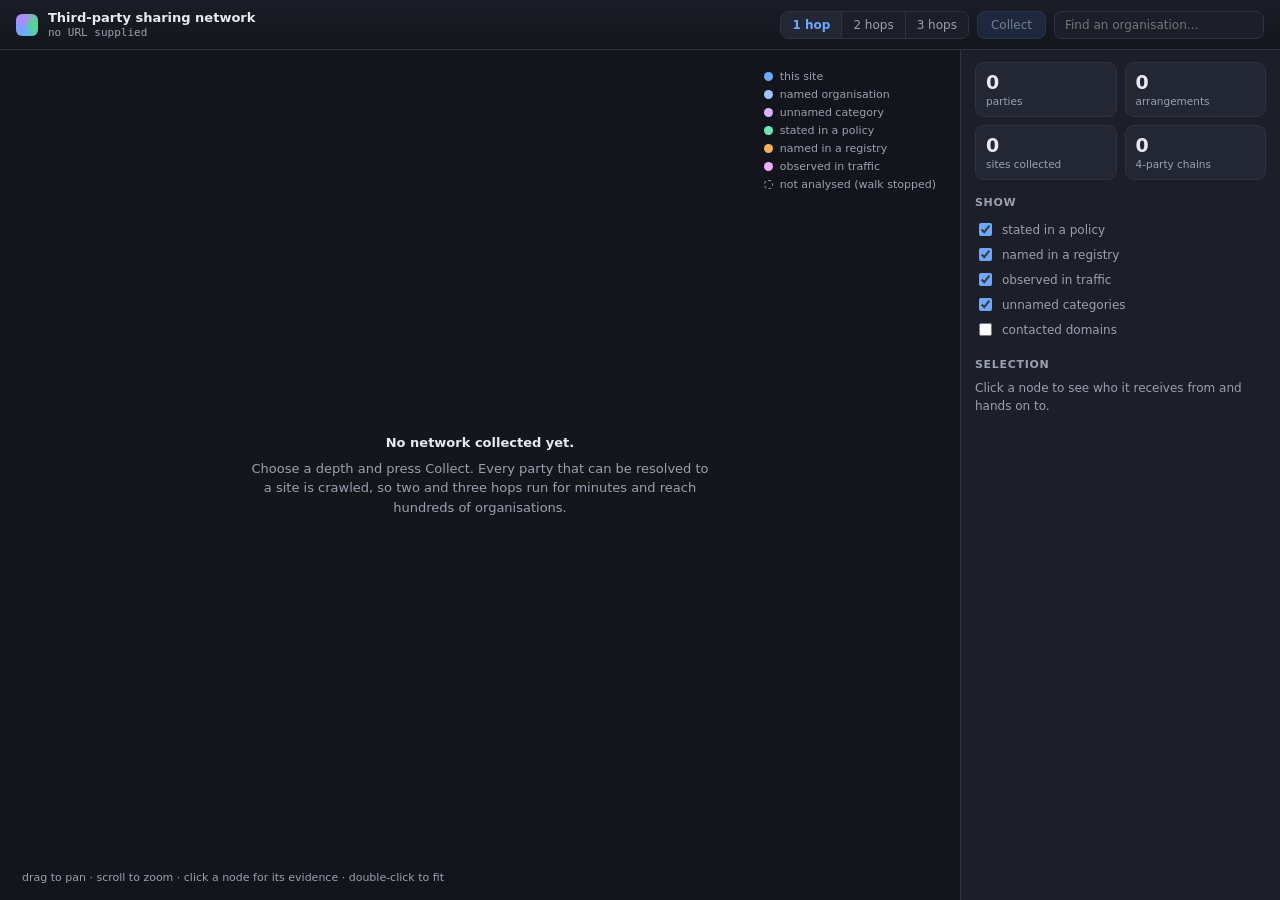
<file: firefox-extension/extension/graph.html>
<!DOCTYPE html>
<html lang="en">
<head>
  <meta charset="utf-8" />
  <meta name="viewport" content="width=device-width, initial-scale=1" />
  <link rel="stylesheet" href="graph.css" />
  <title>Sharing network</title>
</head>
<body>
  <header>
    <div class="brand">
      <span class="mark" aria-hidden="true"></span>
      <div>
        <h1>Third-party sharing network</h1>
        <p id="origin" class="origin">—</p>
      </div>
    </div>

    <div class="controls">
      <div class="seg" id="hops" role="radiogroup" aria-label="Hops to collect">
        <button data-hops="1" class="on">1 hop</button>
        <button data-hops="2">2 hops</button>
        <button data-hops="3">3 hops</button>
      </div>
      <button id="run" class="btn primary">Collect</button>
      <button id="stop" class="btn" hidden>Stop</button>
      <input id="search" class="search" type="search" placeholder="Find an organisation…" />
    </div>
  </header>

  <div id="progress" class="progress" hidden>
    <div class="spinner" aria-hidden="true"></div>
    <p id="progress-text">Starting…</p>
    <div class="bar"><i id="progress-bar"></i></div>
  </div>

  <main>
    <div class="stage">
      <canvas id="canvas"></canvas>
      <div id="tooltip" class="tooltip" hidden></div>
      <div id="empty" class="empty-state">
        <p><strong>No network collected yet.</strong></p>
        <p>Choose a depth and press Collect. Every party that can be resolved to
           a site is crawled, so two and three hops run for minutes and reach
           hundreds of organisations.</p>
      </div>
      <div class="legend" id="legend"></div>
      <div class="hint">drag to pan · scroll to zoom · click a node for its evidence · double-click to fit</div>
    </div>

    <aside class="panel">
      <section class="stats">
        <div><span id="stat-nodes">0</span><label>parties</label></div>
        <div><span id="stat-edges">0</span><label>arrangements</label></div>
        <div><span id="stat-crawled">0</span><label>sites collected</label></div>
        <div><span id="stat-chains">0</span><label>4-party chains</label></div>
      </section>

      <section class="filters">
        <h2>Show</h2>
        <label><input type="checkbox" id="f-policy" checked /> stated in a policy</label>
        <label><input type="checkbox" id="f-registry" checked /> named in a registry</label>
        <label><input type="checkbox" id="f-traffic" checked /> observed in traffic</label>
        <label><input type="checkbox" id="f-generic" checked /> unnamed categories</label>
        <label><input type="checkbox" id="f-domains" /> contacted domains</label>
      </section>

      <section id="detail" class="detail">
        <h2>Selection</h2>
        <p class="empty">Click a node to see who it receives from and hands on to.</p>
      </section>

      <section id="unresolved-box" class="detail" hidden>
        <h2>Named but not reachable <span id="unresolved-count" class="count">0</span></h2>
        <p class="empty tight">
          These parties are named in documents but resolve to no site, so the
          walk stops at them. A hand-filled resolution sheet
          (<code>tpd label --graph</code>) supplies their domains.
        </p>
        <div id="unresolved" class="taglist"></div>
      </section>
    </aside>
  </main>

  <section id="offline" class="offline" hidden>
    <p><strong>Local analyzer not reachable.</strong></p>
    <p>Start the bridge, then reload this page:</p>
    <pre>python firefox-extension/server/server.py</pre>
  </section>

  <script src="graph.js"></script>
</body>
</html>
</file>
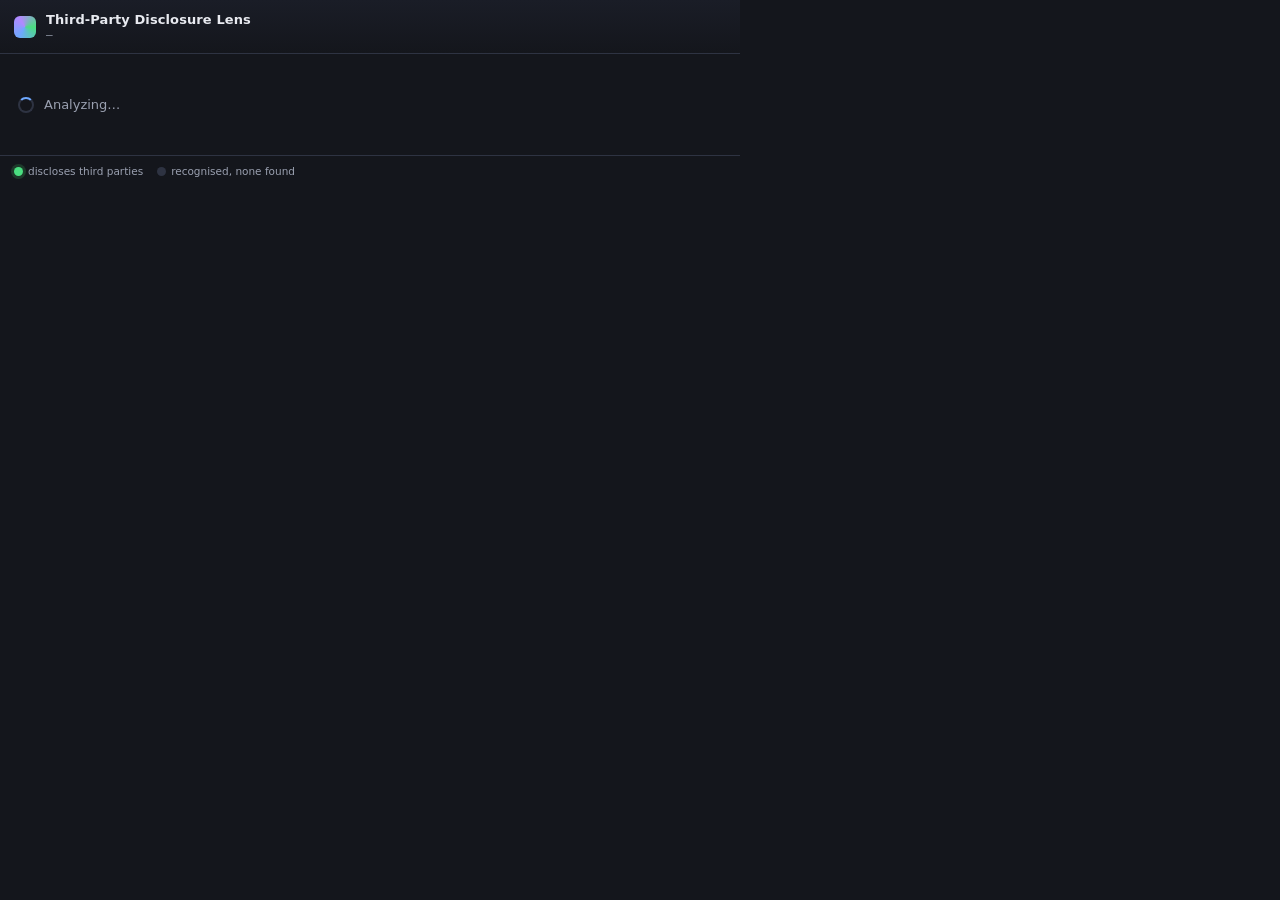
<file: firefox-extension/extension/popup.html>
<!DOCTYPE html>
<html lang="en">
<head>
  <meta charset="utf-8" />
  <meta name="viewport" content="width=device-width, initial-scale=1" />
  <link rel="stylesheet" href="popup.css" />
  <title>Disclosure Lens</title>
</head>
<body>
  <header>
    <div class="brand">
      <span class="mark" aria-hidden="true"></span>
      <div>
        <h1>Third-Party Disclosure Lens</h1>
        <p id="origin" class="origin">—</p>
      </div>
    </div>
    <button id="rescan" class="rescan" title="Re-crawl (ignore cache)" hidden>↻</button>
  </header>

  <main>
    <!-- Status / errors -->
    <section id="status" class="status">
      <div class="spinner" aria-hidden="true"></div>
      <p id="status-text">Analyzing…</p>
    </section>

    <!-- Result -->
    <section id="result" hidden>
      <!-- Headline -->
      <div id="headline" class="headline">
        <span id="class-pill" class="pill">—</span>
        <span id="source-pill" class="pill subtle"></span>
      </div>

      <div class="columns">
        <div class="col">
          <h2 class="section-title">Where disclosures were found</h2>
          <ul id="docs" class="docs"></ul>
          <p id="docs-empty" class="empty" hidden>
            No recognised disclosure document was found at this origin.
          </p>

          <h2 class="section-title">What they disclose, in aggregate</h2>
          <div class="matrix-wrap">
            <table id="matrix" class="matrix" aria-label="Disclosure medium by specificity">
              <thead>
                <tr>
                  <th class="corner"></th>
                  <th>named</th><th>category</th><th>generic</th>
                </tr>
              </thead>
              <tbody><!-- rows injected per medium --></tbody>
            </table>
          </div>

          <h2 class="section-title">Who receives what</h2>
          <ul id="relations" class="relations"></ul>
          <p id="relations-empty" class="empty" hidden>
            No structural sharing relationships could be extracted.
          </p>
          <p id="relations-off" class="empty" hidden>
            PoliGraph analysis is disabled on the local bridge.
          </p>
          <details id="firstparty-box" class="rollup" hidden>
            <summary>First-party collection <span id="firstparty-count" class="count">0</span></summary>
            <div id="firstparty" class="taglist"></div>
          </details>

          <details id="observed-box" class="rollup" hidden>
            <summary>Contacted by this page <span id="observed-count" class="count">0</span></summary>
            <p id="undisclosed-note" class="empty" hidden></p>
            <div id="observed" class="taglist"></div>
          </details>

          <details id="cmp-box" class="rollup" hidden>
            <summary>Named by the consent dialog <span id="cmp-count" class="count">0</span></summary>
            <p id="cmp-note" class="empty" hidden></p>
            <div id="cmp" class="taglist"></div>
          </details>

          <details id="orgs-box" class="rollup">
            <summary>Named organisations <span id="orgs-count" class="count">0</span></summary>
            <div id="orgs" class="taglist"></div>
          </details>
          <details id="cats-box" class="rollup">
            <summary>Role / categories disclosed <span id="cats-count" class="count">0</span></summary>
            <div id="cats" class="taglist"></div>
          </details>
        </div>

        <div class="col">
          <h2 class="section-title">Sharing graph</h2>
          <div id="graph-wrap" class="graph-wrap">
            <svg id="graph" role="img" aria-label="Data-sharing graph"></svg>
          </div>
          <p id="graph-empty" class="empty" hidden>No relations to draw.</p>
          <div class="graph-legend" id="graph-legend"></div>
          <button id="open-graph" class="rbtn primary wide">
            Explore the network — 1, 2 or 3 hops ↗
          </button>
          <p class="empty tight">
            Follows each party to its own disclosures.
          </p>

          <h2 class="section-title">Your rights</h2>
          <div id="rights" class="rights"></div>
        </div>
      </div>
    </section>

    <section id="offline" class="offline" hidden>
      <p><strong>Local analyzer not reachable.</strong></p>
      <p>Start the bridge, then re-open this popup:</p>
      <pre>python firefox-extension/server/server.py</pre>
    </section>
  </main>

  <footer>
    <span class="legend"><i class="dot on"></i> discloses third parties</span>
    <span class="legend"><i class="dot"></i> recognised, none found</span>
  </footer>

  <script src="popup.js"></script>
</body>
</html>
</file>
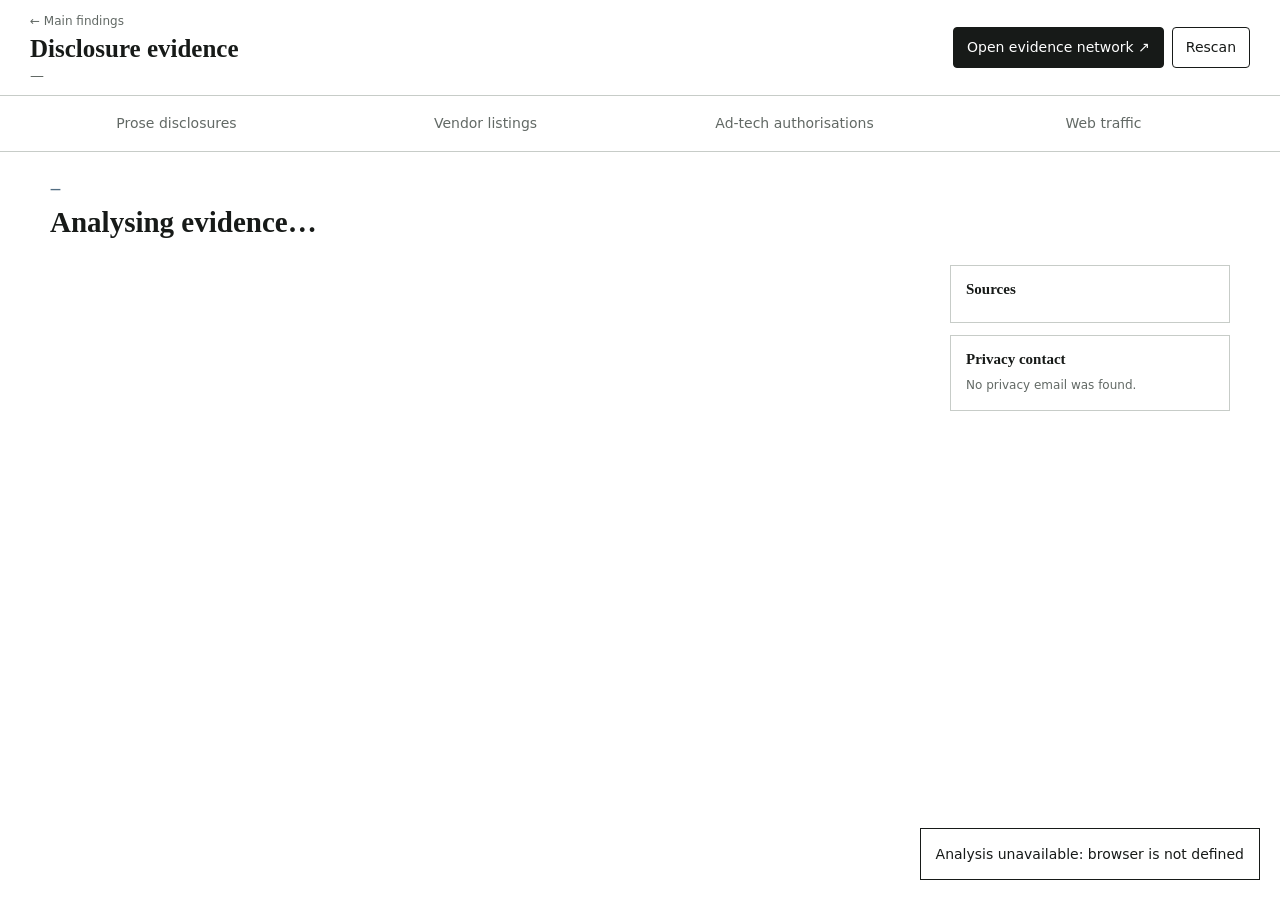
<file: firefox_extension/extension/evidence.html>
<!DOCTYPE html>
<html lang="en"><head><meta charset="utf-8" /><meta name="viewport" content="width=device-width,initial-scale=1" /><link rel="stylesheet" href="evidence.css" /><title>Disclosure evidence</title></head>
<body>
  <header><div><a class="back" href="#" id="back">← Main findings</a><h1 id="title">Disclosure evidence</h1><p id="origin">—</p></div><div class="header-actions"><button id="open-graph">Open evidence network ↗</button><button id="rescan">Rescan</button></div></header>
  <nav id="view-nav"><button data-kind="discloses_relation_with">Prose disclosures</button><button data-kind="lists_vendor">Vendor listings</button><button data-kind="authorises_inventory_sale">Ad-tech authorisations</button><button data-kind="contacts_domain">Web traffic</button></nav>
  <main>
    <section class="intro"><p class="eyebrow" id="proposition">—</p><h2 id="claim">Analysing evidence…</h2><p id="scope"></p></section>
    <div class="layout"><section><div id="records" class="records"></div><p id="empty" class="empty" hidden>No evidence of this kind was found in the collected sources.</p></section>
    <aside><section><h3>Sources</h3><div id="sources"></div></section><section id="rights"><h3>Privacy contact</h3><a id="email"></a><p id="no-email">No privacy email was found.</p></section></aside></div>
  </main>
  <section id="offline" class="offline" hidden>Local analyser not reachable.</section>
  <script src="evidence.js"></script>
</body></html>
</file>
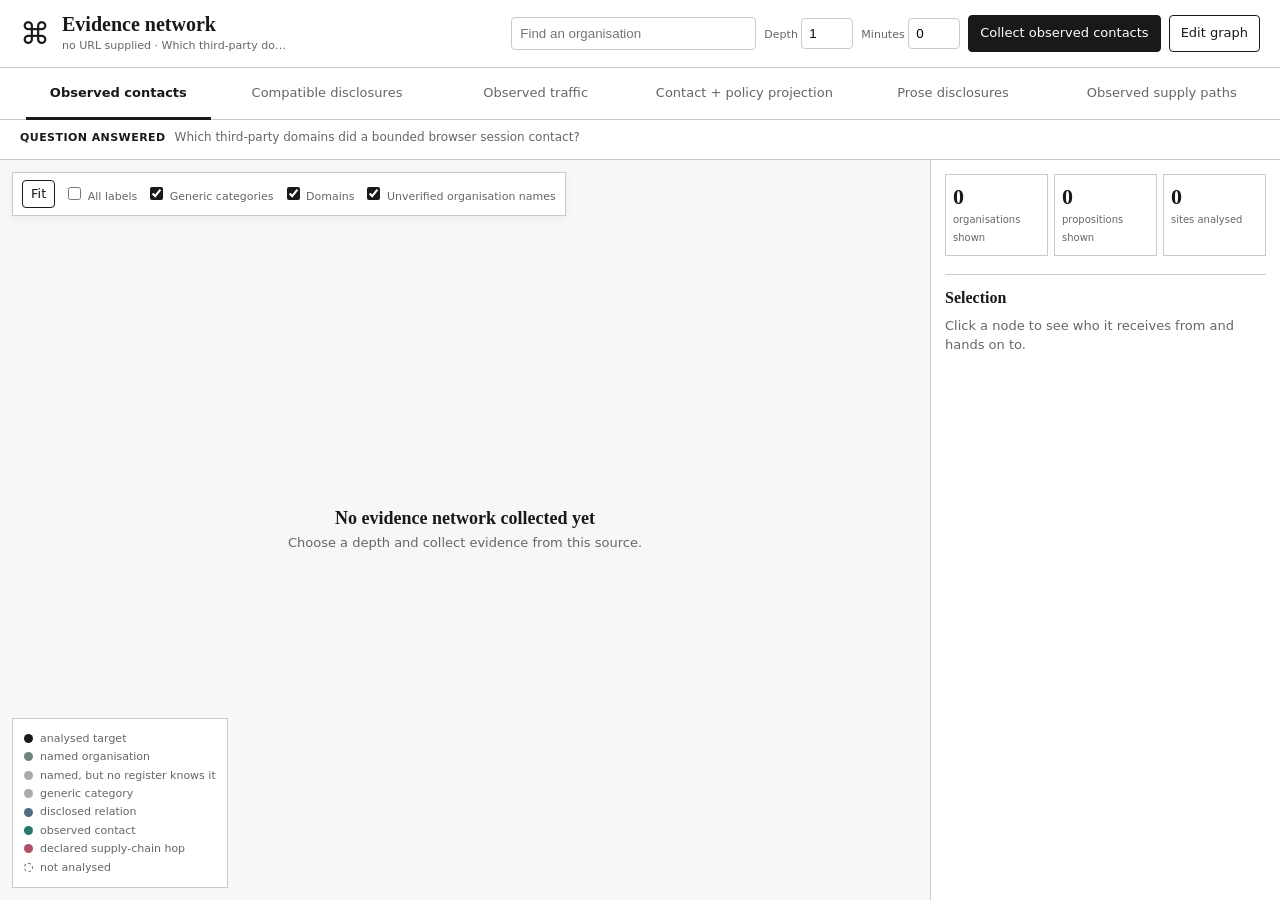
<file: firefox_extension/extension/graph.html>
<!DOCTYPE html>
<html lang="en">
<head><meta charset="utf-8" /><meta name="viewport" content="width=device-width,initial-scale=1" /><link rel="stylesheet" href="graph.css" /><title>Evidence network</title></head>
<body>
  <header>
    <div class="brand"><span class="network-mark">⌘</span><div><h1>Evidence network</h1><p><span id="origin">—</span> <span id="site-kind" class="kind-chip" hidden>—</span> · <span id="question">graph crawl session</span></p></div></div>
    <div class="controls">
      <input id="search" type="search" placeholder="Find an organisation" />
      <label>Depth <input id="hops" type="number" min="1" value="1" /></label>
      <label>Minutes <input id="time-limit" type="number" min="0" value="0" /></label>
      <button id="run" class="primary">Collect evidence</button><button id="stop" hidden>Stop</button>
      <label id="rule-box" hidden title="Hide paths whose corresponding relationship is not disclosed in prose."><input id="f-rule" type="checkbox" /> Require prose throughout</label>
      <button id="edit-toggle">Edit graph</button>
    </div>
  </header>
  <nav id="kind-nav" aria-label="Proposition views">
    <button data-kind="lower_bound">Observed contacts</button>
    <button data-kind="possibility">Compatible disclosures</button>
    <button data-kind="contacts_domain">Observed traffic</button>
    <button data-kind="traffic_policy">Contact + policy projection</button>
    <button data-kind="discloses_relation_with">Prose disclosures</button>
    <button data-kind="schain">Observed supply paths</button>
  </nav>
  <section class="view-description" aria-live="polite" aria-atomic="true">
    <strong>Question answered</strong>
    <span id="view-question">Select a graph view to see the question it answers.</span>
  </section>
  <div id="progress" class="progress" hidden><span class="spinner"></span><p id="progress-text">Starting…</p><div class="bar"><i id="progress-bar"></i></div></div>
  <main>
    <section class="stage">
      <canvas id="canvas"></canvas><div id="tooltip" class="tooltip" hidden></div>
      <div id="empty" class="empty-state"><strong>No evidence network collected yet</strong><span>Choose a depth and collect evidence from this source.</span></div>
      <div id="legend" class="legend"></div>
      <div class="canvas-tools"><button id="fit-view">Fit</button><label><input id="show-labels" type="checkbox" /> All labels</label><label><input id="f-generic" type="checkbox" checked /> Generic categories</label><label><input id="f-domains" type="checkbox" checked /> Domains</label><label><input id="f-ungrounded" type="checkbox" checked /> Unverified organisation names</label><label id="f-corroborated-box" hidden><input id="f-corroborated" type="checkbox" checked /> <span id="f-corroborated-label">Only corroborated</span></label></div>
    </section>
    <aside class="panel">
      <section class="stats"><div><strong id="stat-recipients">0</strong><span id="stat-parties-label">organisations shown</span></div><div><strong id="stat-edges">0</strong><span id="stat-edges-label">propositions shown</span></div><div><strong id="stat-crawled">0</strong><span>sites analysed</span></div></section>
      <section id="verify" class="detail" hidden><h2>Cross-checks</h2><p id="verify-summary" class="empty"></p><div id="verify-rows"></div></section>
      <section id="edit-box" class="detail edit" hidden><h2>Editing</h2><div id="edit-actions"></div><p id="edit-status" class="empty"></p></section>
      <section id="detail" class="detail"><h2>Evidence inspector</h2><p class="empty">Select a node to inspect its propositions and evidence records.</p></section>
    </aside>
  </main>
  <section id="offline" class="offline" hidden><strong>Local analyser not reachable</strong><p>Start the bridge and reload this page.</p></section>
  <script src="graph.js"></script>
</body></html>
</file>
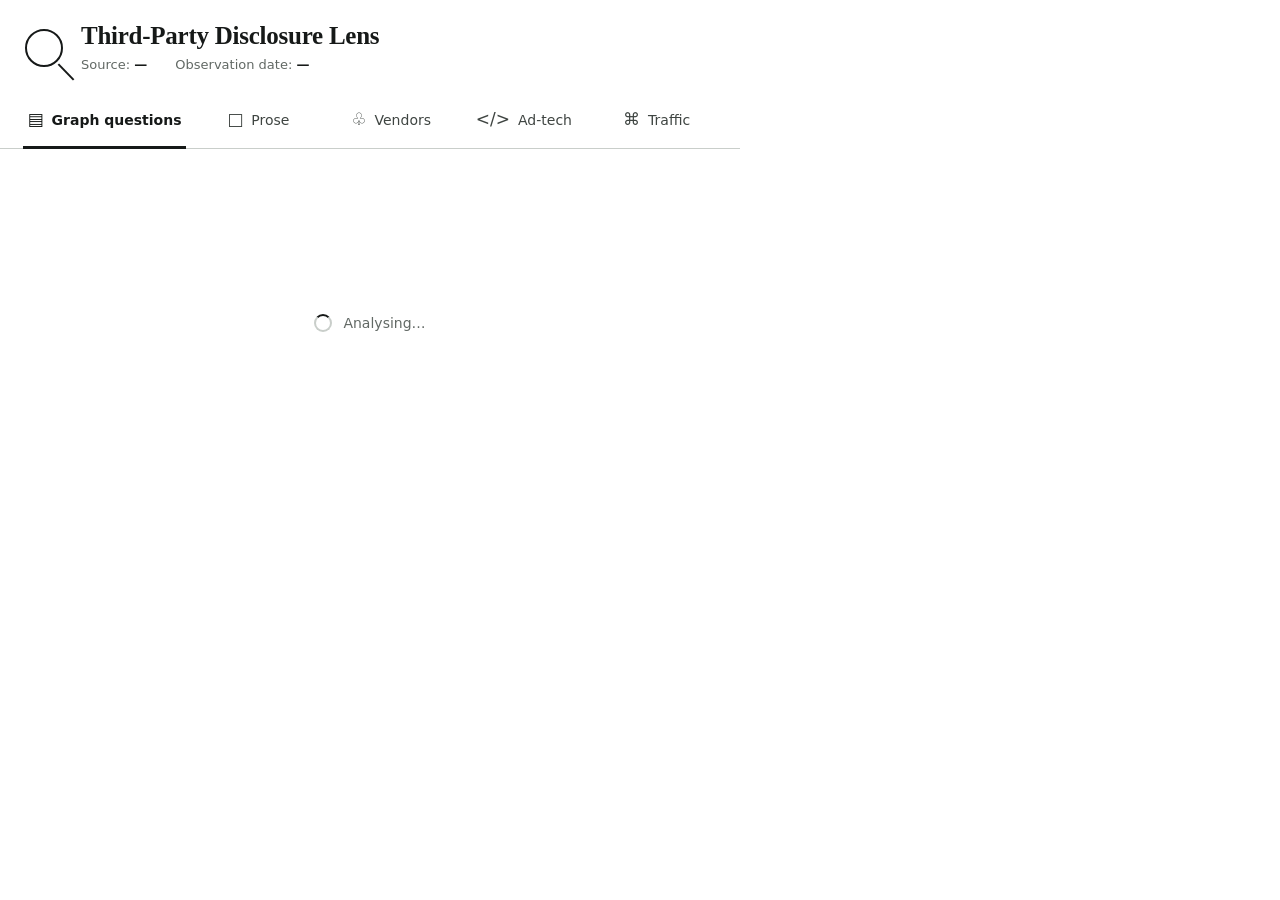
<file: firefox_extension/extension/popup.html>
<!DOCTYPE html>
<html lang="en">
<head>
  <meta charset="utf-8" />
  <meta name="viewport" content="width=device-width, initial-scale=1" />
  <link rel="stylesheet" href="popup.css" />
  <title>Third-Party Disclosure Lens</title>
</head>
<body>
  <header>
    <div class="brand"><span class="lens" aria-hidden="true"></span><div>
      <h1>Third-Party Disclosure Lens</h1>
      <p><span>Source:</span> <strong id="origin">—</strong>
        <span id="site-kind" class="kind-chip" hidden>—</span>
        <span class="date-label">Observation date:</span> <strong id="observed-at">—</strong></p>
    </div></div>
    <button id="rescan" class="outline" hidden><span aria-hidden="true">↻</span> Rescan</button>
  </header>
  <nav aria-label="Evidence views">
    <button class="active" data-view="main"><i>▤</i>Graph questions</button>
    <button data-view="prose"><i>□</i>Prose</button>
    <button data-view="vendors"><i>♧</i>Vendors</button>
    <button data-view="adtech"><i>&lt;/&gt;</i>Ad-tech</button>
    <button data-view="traffic"><i>⌘</i>Traffic</button>
  </nav>
  <main>
    <section id="status" class="status"><span class="spinner"></span><p id="status-text">Analysing…</p></section>
    <section id="result" hidden>
      <h2>Evidence concerning third-party disclosure</h2>
      <div class="evidence-grid">
        <button class="evidence-card" data-view="prose"><span class="card-head"><i class="prose">□</i><strong id="prose-count">0</strong></span><span class="card-title">Disclosed relations</span><span id="prose-sources" class="card-detail">No analysed prose sources</span></button>
        <button class="evidence-card" data-view="vendors"><span class="card-head"><i class="vendors">♧</i><strong id="vendor-count">0</strong></span><span class="card-title">Vendor listings</span><span id="vendor-sources" class="card-detail">No vendor records</span></button>
        <button class="evidence-card" data-view="adtech"><span class="card-head"><i class="adtech">&lt;/&gt;</i><strong id="adtech-count">0</strong></span><span class="card-title">Sale authorisations</span><span id="adtech-sources" class="card-detail">No advertising registry</span></button>
        <button class="evidence-card" data-view="traffic"><span class="card-head"><i class="traffic">◎</i><strong id="traffic-count">0</strong></span><span class="card-title">Contacted domains</span><span class="card-detail">network traffic</span></button>
      </div>
      <div class="primary-actions">
        <button id="open-graph" class="action-card graph-action"><i aria-hidden="true">⌘</i><span><strong>Evidence network ↗</strong><small>Explore typed propositions and their sources</small></span></button>
        <a id="rights-action" class="action-card rights-action" href="#"><i aria-hidden="true">♙</i><span><strong>Exercise your rights ↗</strong><small id="rights-detail">Find privacy choices and contact details</small></span></a>
      </div>
      <section class="contact" id="contact" hidden><span>Privacy contact</span><a id="privacy-email"></a><button id="copy-email" title="Copy email address">Copy</button></section>
    </section>
    <section id="offline" class="offline" hidden><strong>Local analyser not reachable</strong><p>Start the bridge and reopen this popup.</p><code>python firefox_extension/server/server.py</code></section>
  </main>
  <script src="popup.js"></script>
</body>
</html>
</file>
<file: firefox-extension/extension/graph.css>
:root {
  --bg: #14161c;
  --panel: #1c1f29;
  --panel-2: #232734;
  --line: #2e3342;
  --ink: #e8eaf0;
  --ink-dim: #9aa0b0;
  --accent: #6ea8fe;
  --on: #4ade80;
  --warn: #f0b35b;
  --neg: #f87171;
  --radius: 10px;
  --font: "Inter", system-ui, -apple-system, "Segoe UI", sans-serif;
  --mono: ui-monospace, "SF Mono", "JetBrains Mono", Menlo, monospace;
}

* { box-sizing: border-box; }

html, body { height: 100%; }
body {
  margin: 0;
  display: flex;
  flex-direction: column;
  font-family: var(--font);
  font-size: 13px;
  color: var(--ink);
  background: var(--bg);
  overflow: hidden;
}

/* ---------- header ---------- */
header {
  display: flex; align-items: center; justify-content: space-between;
  gap: 16px; padding: 10px 16px; flex: none;
  background: linear-gradient(180deg, #1a1d27, #14161c);
  border-bottom: 1px solid var(--line);
}
.brand { display: flex; align-items: center; gap: 10px; min-width: 0; }
.mark {
  width: 22px; height: 22px; flex: none; border-radius: 6px;
  background: conic-gradient(from 210deg, var(--accent), #b388ff, var(--on), var(--accent));
}
h1 { font-size: 13px; font-weight: 650; margin: 0; }
.origin {
  margin: 1px 0 0; font-family: var(--mono); font-size: 11px; color: var(--ink-dim);
  white-space: nowrap; overflow: hidden; text-overflow: ellipsis; max-width: 320px;
}

.controls { display: flex; align-items: center; gap: 8px; }
.seg { display: flex; border: 1px solid var(--line); border-radius: 8px; overflow: hidden; }
.seg button {
  background: var(--panel); color: var(--ink-dim); border: 0; cursor: pointer;
  font: inherit; font-size: 12px; padding: 6px 11px;
}
.seg button + button { border-left: 1px solid var(--line); }
.seg button.on { background: var(--panel-2); color: var(--accent); font-weight: 600; }
.btn {
  background: var(--panel-2); color: var(--ink); border: 1px solid var(--line);
  border-radius: 8px; padding: 6px 13px; font: inherit; font-size: 12px; cursor: pointer;
}
.btn:hover { border-color: var(--accent); color: var(--accent); }
.btn.primary { background: #24365c; border-color: #35507f; color: #cfe0ff; }
.btn[disabled] { opacity: .5; cursor: default; }
.search {
  background: var(--panel); color: var(--ink); border: 1px solid var(--line);
  border-radius: 8px; padding: 6px 10px; font: inherit; font-size: 12px; width: 210px;
}
.search:focus { outline: none; border-color: var(--accent); }

/* ---------- progress ---------- */
.progress {
  display: flex; align-items: center; gap: 10px; flex: none;
  padding: 7px 16px; border-bottom: 1px solid var(--line); background: var(--panel);
  font-size: 12px; color: var(--ink-dim);
}
.progress[hidden] { display: none; }
.progress p { margin: 0; white-space: nowrap; overflow: hidden; text-overflow: ellipsis; }
.spinner {
  width: 13px; height: 13px; flex: none; border-radius: 50%;
  border: 2px solid var(--line); border-top-color: var(--accent);
  animation: spin .7s linear infinite;
}
@keyframes spin { to { transform: rotate(360deg); } }
.bar { flex: 1; height: 3px; background: var(--line); border-radius: 2px; overflow: hidden; }
.bar i { display: block; height: 100%; width: 0; background: var(--accent); transition: width .4s; }

/* ---------- layout ---------- */
main { flex: 1; display: flex; min-height: 0; }
.stage { position: relative; flex: 1; min-width: 0; }
canvas { display: block; width: 100%; height: 100%; cursor: grab; }
canvas.dragging { cursor: grabbing; }

.hint {
  position: absolute; left: 14px; bottom: 12px; font-size: 11px; color: var(--ink-dim);
  background: rgba(20, 22, 28, .72); padding: 4px 8px; border-radius: 6px;
  pointer-events: none;
}
.legend {
  position: absolute; right: 14px; top: 12px; display: flex; flex-direction: column;
  gap: 5px; background: rgba(20, 22, 28, .72); padding: 8px 10px; border-radius: 8px;
  pointer-events: none;
}
.legend .row { display: flex; align-items: center; gap: 7px; font-size: 11px; color: var(--ink-dim); }
.legend i { width: 9px; height: 9px; border-radius: 50%; display: inline-block; flex: none; }
.legend i.ring { background: transparent; border: 1.5px dashed var(--ink-dim); }

.tooltip {
  position: absolute; pointer-events: none; z-index: 5; max-width: 320px;
  background: #0e0f14; border: 1px solid var(--line); border-radius: 8px;
  padding: 8px 10px; font-size: 12px; box-shadow: 0 6px 20px rgba(0, 0, 0, .5);
}
.tooltip .t-name { font-weight: 650; margin-bottom: 3px; }
.tooltip .t-meta { color: var(--ink-dim); font-size: 11px; font-family: var(--mono); }
.tooltip .t-line { margin-top: 5px; color: var(--ink-dim); font-size: 11.5px; }

.empty-state {
  position: absolute; inset: 0; display: flex; flex-direction: column;
  align-items: center; justify-content: center; text-align: center; gap: 6px;
  color: var(--ink-dim); padding: 0 15%;
}
.empty-state[hidden] { display: none; }
.empty-state p { margin: 0; max-width: 460px; line-height: 1.5; }
.empty-state strong { color: var(--ink); }

/* ---------- panel ---------- */
.panel {
  flex: none; width: 320px; border-left: 1px solid var(--line);
  background: var(--panel); overflow-y: auto; padding: 12px 14px;
}
.panel h2 {
  font-size: 11px; text-transform: uppercase; letter-spacing: .7px;
  color: var(--ink-dim); margin: 0 0 8px; font-weight: 600;
}
.stats { display: grid; grid-template-columns: 1fr 1fr; gap: 8px; margin-bottom: 16px; }
.stats div {
  background: var(--panel-2); border: 1px solid var(--line); border-radius: 9px;
  padding: 8px 10px;
}
.stats span { display: block; font-size: 19px; font-weight: 650; font-variant-numeric: tabular-nums; }
.stats label { font-size: 10.5px; color: var(--ink-dim); }

.filters { margin-bottom: 16px; }
.filters label {
  display: flex; align-items: center; gap: 7px; padding: 3px 0;
  font-size: 12px; color: var(--ink-dim); cursor: pointer;
}
.filters input { accent-color: var(--accent); }

.detail { margin-bottom: 16px; }
.detail .empty { color: var(--ink-dim); font-size: 12px; margin: 0; line-height: 1.5; }
.detail .empty.tight { font-size: 11.5px; }
.detail code { font-family: var(--mono); font-size: 11px; color: var(--accent); }
.count {
  font-family: var(--mono); font-size: 10.5px; background: var(--panel-2);
  border: 1px solid var(--line); border-radius: 999px; padding: 1px 7px; color: var(--ink-dim);
}

.sel-name { font-size: 14px; font-weight: 650; word-break: break-word; }
.sel-meta {
  font-family: var(--mono); font-size: 11px; color: var(--ink-dim);
  margin: 2px 0 10px; display: flex; flex-wrap: wrap; gap: 6px;
}
.sel-meta .chip {
  background: var(--panel-2); border: 1px solid var(--line);
  border-radius: 999px; padding: 1px 8px;
}
.sel-meta .chip.terminal { color: var(--on); }
.sel-meta .chip.unexpanded { color: var(--warn); }

.sub { font-size: 11px; color: var(--ink-dim); margin: 12px 0 5px; font-weight: 600; }
.rel {
  border: 1px solid var(--line); background: var(--panel-2); border-radius: 8px;
  padding: 7px 9px; margin-bottom: 6px;
}
.rel .who { font-weight: 600; font-size: 12.5px; word-break: break-word; }
.rel .what { color: var(--ink-dim); font-size: 11.5px; margin-top: 2px; }
.rel .src { font-family: var(--mono); font-size: 10px; color: var(--ink-dim); margin-top: 3px; }
.rel .quote {
  margin-top: 5px; padding-left: 7px; border-left: 2px solid var(--line);
  color: var(--ink-dim); font-size: 11px; line-height: 1.45;
}
.rel.neg .who { color: var(--neg); }

.taglist { display: flex; flex-wrap: wrap; gap: 5px; margin-top: 8px; }
.tag {
  font-size: 11px; padding: 3px 8px; border-radius: 999px;
  background: var(--panel-2); border: 1px solid var(--line); color: var(--ink-dim);
}

.offline {
  position: fixed; inset: auto 16px 16px auto; width: 340px;
  background: var(--panel); border: 1px solid var(--line); border-radius: var(--radius);
  padding: 12px;
}
.offline p { margin: 0 0 6px; }
.offline pre {
  margin: 6px 0 0; padding: 9px 10px; background: #0e0f14; border: 1px solid var(--line);
  border-radius: 8px; font-family: var(--mono); font-size: 11px; color: var(--accent);
  overflow-x: auto;
}

.sel-aliases {
  margin: 6px 0 0;
  font-size: 11px;
  color: var(--muted);
  word-break: break-word;
}
</file>
<file: firefox-extension/extension/popup.css>
:root {
  --bg: #14161c;
  --panel: #1c1f29;
  --panel-2: #232734;
  --line: #2e3342;
  --ink: #e8eaf0;
  --ink-dim: #9aa0b0;
  --accent: #6ea8fe;
  --on: #4ade80;
  --on-dim: #1d3a2a;
  --pill: #2a3550;
  --warn: #f0b35b;
  --radius: 10px;
  --font: "Inter", system-ui, -apple-system, "Segoe UI", sans-serif;
  --mono: ui-monospace, "SF Mono", "JetBrains Mono", Menlo, monospace;
}

* { box-sizing: border-box; }

body {
  width: 740px;
  margin: 0;
  font-family: var(--font);
  font-size: 13px;
  color: var(--ink);
  background: var(--bg);
}

.columns { display: flex; gap: 16px; align-items: flex-start; }
.columns .col { flex: 1; min-width: 0; }

/* ---------- header ---------- */
header {
  display: flex;
  align-items: center;
  justify-content: space-between;
  gap: 8px;
  padding: 12px 14px;
  background: linear-gradient(180deg, #1a1d27, #14161c);
  border-bottom: 1px solid var(--line);
}
.brand { display: flex; align-items: center; gap: 10px; min-width: 0; }
.mark {
  width: 22px; height: 22px; flex: none;
  border-radius: 6px;
  background: conic-gradient(from 210deg, var(--accent), #b388ff, var(--on), var(--accent));
}
h1 { font-size: 13px; font-weight: 650; margin: 0; letter-spacing: .1px; }
.origin {
  margin: 1px 0 0; font-family: var(--mono); font-size: 11px;
  color: var(--ink-dim); white-space: nowrap; overflow: hidden; text-overflow: ellipsis;
  max-width: 250px;
}
.rescan {
  flex: none; width: 28px; height: 28px; border-radius: 7px;
  background: var(--panel-2); color: var(--ink); border: 1px solid var(--line);
  cursor: pointer; font-size: 15px; line-height: 1;
}
.rescan:hover { border-color: var(--accent); color: var(--accent); }

main { padding: 12px 14px; }

/* ---------- status / offline ---------- */
.status { display: flex; align-items: center; gap: 10px; padding: 18px 4px; color: var(--ink-dim); }
.status[hidden] { display: none; }
.spinner {
  width: 16px; height: 16px; border-radius: 50%;
  border: 2px solid var(--line); border-top-color: var(--accent);
  animation: spin .7s linear infinite;
}
@keyframes spin { to { transform: rotate(360deg); } }

.offline { background: var(--panel); border: 1px solid var(--line); border-radius: var(--radius); padding: 12px; }
.offline p { margin: 0 0 6px; }
.offline pre {
  margin: 6px 0 0; padding: 9px 10px; background: #0e0f14; border: 1px solid var(--line);
  border-radius: 8px; font-family: var(--mono); font-size: 11px; color: var(--accent); overflow-x: auto;
}

/* ---------- headline ---------- */
.headline { display: flex; flex-wrap: wrap; gap: 6px; margin-bottom: 14px; }
.pill {
  font-family: var(--mono); font-size: 11px; padding: 5px 9px; border-radius: 999px;
  background: var(--pill); color: var(--ink); border: 1px solid var(--line);
  word-break: break-all;
}
.pill.subtle { background: transparent; color: var(--ink-dim); }

.section-title {
  font-size: 11px; text-transform: uppercase; letter-spacing: .7px;
  color: var(--ink-dim); margin: 16px 0 8px; font-weight: 600;
}
.section-title:first-of-type { margin-top: 4px; }

/* ---------- docs ---------- */
.docs { list-style: none; margin: 0; padding: 0; display: flex; flex-direction: column; gap: 6px; }
.doc {
  display: flex; align-items: center; gap: 9px;
  padding: 8px 10px; background: var(--panel); border: 1px solid var(--line);
  border-radius: 9px;
}
.doc .dot { flex: none; }
.doc .doc-main { min-width: 0; flex: 1; }
.doc .role { font-weight: 600; font-size: 12.5px; }
.doc .durl {
  display: block; font-family: var(--mono); font-size: 10.5px; color: var(--ink-dim);
  white-space: nowrap; overflow: hidden; text-overflow: ellipsis; text-decoration: none;
}
.doc .durl:hover { color: var(--accent); text-decoration: underline; }
.medium-tag {
  flex: none; font-size: 10px; font-family: var(--mono); padding: 3px 7px; border-radius: 6px;
  background: var(--panel-2); color: var(--ink-dim); border: 1px solid var(--line);
}
.medium-tag.prose { color: #9ec5ff; }
.medium-tag.structured { color: #f0b35b; }
.medium-tag.machine_readable { color: #6ee7b7; }
.medium-tag.other_doc { color: #d8b4fe; }

.dot { width: 9px; height: 9px; border-radius: 50%; background: var(--line); display: inline-block; }
.dot.on { background: var(--on); box-shadow: 0 0 0 3px var(--on-dim); }

.empty { color: var(--ink-dim); font-style: italic; padding: 4px 2px; }

/* ---------- matrix ---------- */
.matrix-wrap { overflow: hidden; border: 1px solid var(--line); border-radius: var(--radius); }
.matrix { width: 100%; border-collapse: collapse; font-size: 11.5px; }
.matrix th, .matrix td { padding: 7px 4px; text-align: center; }
.matrix thead th {
  font-family: var(--mono); font-weight: 500; color: var(--ink-dim); font-size: 10px;
  text-transform: uppercase; letter-spacing: .5px; background: var(--panel);
  border-bottom: 1px solid var(--line);
}
.matrix tbody th {
  text-align: left; padding-left: 10px; font-family: var(--mono); font-weight: 500;
  color: var(--ink); background: var(--panel); white-space: nowrap;
}
.matrix td { border-left: 1px solid var(--line); border-top: 1px solid var(--line); color: var(--line); }
.matrix .corner { background: var(--panel); }
.cell.hit { color: var(--on); font-weight: 700; background: var(--on-dim); }
.cell.miss { color: #353b4a; }

/* ---------- sharing relations ---------- */
.relations { list-style: none; margin: 0; padding: 0; display: flex; flex-direction: column; gap: 6px; }
.rel-card {
  padding: 8px 10px; background: var(--panel); border: 1px solid var(--line);
  border-radius: 9px;
}
.rel-entity { display: flex; align-items: baseline; gap: 7px; margin-bottom: 5px; min-width: 0; }
.rel-name { font-weight: 650; font-size: 12.5px; text-transform: capitalize; }
.rel-examples {
  font-family: var(--mono); font-size: 10px; color: var(--ink-dim);
  white-space: nowrap; overflow: hidden; text-overflow: ellipsis;
}
.rel-item { display: flex; align-items: baseline; gap: 6px; padding: 2px 0; flex-wrap: wrap; }
.rel-item.neg .rel-data { text-decoration: line-through; color: var(--ink-dim); }
.rel-data { font-size: 12px; }
.rel-purposes { font-size: 10.5px; color: var(--ink-dim); font-style: italic; }
.act {
  flex: none; font-size: 9.5px; font-family: var(--mono); text-transform: uppercase;
  letter-spacing: .4px; padding: 2px 6px; border-radius: 5px;
  background: var(--panel-2); border: 1px solid var(--line); color: var(--ink-dim);
}
.act.be_shared { color: #9ec5ff; }
.act.be_sold { color: var(--warn); }
.act.collect { color: #6ee7b7; }
.act.use { color: #d8b4fe; }
.act.store { color: #f0abfc; }
.act.neg { color: #f87171; border-color: #5b2a2a; background: #2a1c1e; }
.tag.neg { text-decoration: line-through; color: var(--ink-dim); }

/* ---------- rollups ---------- */
.rollup {
  margin-top: 8px; background: var(--panel); border: 1px solid var(--line); border-radius: 9px;
  padding: 0 10px;
}
.rollup summary {
  cursor: pointer; padding: 9px 0; font-weight: 600; display: flex;
  align-items: center; justify-content: space-between; list-style: none;
}
.rollup summary::-webkit-details-marker { display: none; }
.rollup summary::after { content: "▾"; color: var(--ink-dim); font-size: 10px; }
.rollup[open] summary::after { content: "▴"; }
.count {
  margin-left: auto; margin-right: 8px; font-family: var(--mono); font-size: 11px;
  color: var(--bg); background: var(--accent); border-radius: 999px; padding: 1px 8px; font-weight: 700;
}
.count.zero { background: var(--line); color: var(--ink-dim); }
.taglist { display: flex; flex-wrap: wrap; gap: 5px; padding: 2px 0 12px; }
.tag {
  font-size: 11px; padding: 3px 8px; border-radius: 6px;
  background: var(--panel-2); border: 1px solid var(--line); color: var(--ink);
}

/* ---------- sharing graph ---------- */
.graph-wrap {
  background: var(--panel); border: 1px solid var(--line); border-radius: var(--radius);
  padding: 8px 6px;
}
.graph-wrap svg { display: block; }
.graph-legend { display: flex; flex-wrap: wrap; gap: 8px; margin-top: 6px; }
.gl-chip {
  display: inline-flex; align-items: center; gap: 5px;
  font-family: var(--mono); font-size: 9.5px; color: var(--ink-dim);
  text-transform: uppercase; letter-spacing: .4px;
}
.gl-chip i { width: 14px; height: 3px; border-radius: 2px; display: inline-block; }

/* ---------- rights actions ---------- */
.rights { display: flex; flex-direction: column; gap: 6px; }
.rbtn {
  display: block; text-align: left; text-decoration: none; cursor: pointer;
  font: inherit; font-size: 12px; font-weight: 600;
  color: var(--ink); background: var(--panel); border: 1px solid var(--line);
  border-radius: 8px; padding: 8px 10px;
}
.rbtn:hover { border-color: var(--accent); color: var(--accent); }
.rbtn.primary { border-color: var(--accent); background: var(--pill); }
.rbtn.small { font-weight: 500; font-size: 11.5px; padding: 6px 10px; color: var(--ink-dim); }
.rbtn.small:hover { color: var(--accent); }
.rbtn.wide { width: 100%; text-align: center; margin: 8px 0 4px; }
.rights-sub {
  margin: 8px 0 0; font-size: 10px; text-transform: uppercase; letter-spacing: .6px;
  color: var(--ink-dim); font-weight: 600;
}
.empty.tight { margin: 0; padding: 2px 0; }
.taglist.tight { padding-bottom: 4px; }
.tag.dim { color: var(--ink-dim); }
.rel-name.plain { text-transform: none; }

/* ---------- footer ---------- */
footer {
  display: flex; gap: 14px; padding: 9px 14px; border-top: 1px solid var(--line);
  color: var(--ink-dim); font-size: 10.5px;
}
.legend { display: inline-flex; align-items: center; gap: 5px; }

[hidden] { display: none !important; }
</file>
<file: firefox_extension/extension/evidence.css>
:root { --paper:#ffffff;--ink:#171a18;--muted:#626965;--line:#c7ccc8;--soft:#f0f2ef;--prose:#526d82;--vendors:#755c7f;--adtech:#996f28;--traffic:#27786d;--font:"Aptos","Segoe UI",system-ui,sans-serif;--display:Georgia,"Times New Roman",serif;--active:var(--prose); }
* { box-sizing:border-box; }body { margin:0;background:var(--paper);color:var(--ink);font:14px/1.45 var(--font); }button,a { color:inherit;font:inherit; }
header { height:96px;padding:16px 30px;display:flex;align-items:center;justify-content:space-between;border-bottom:1px solid var(--line);background:#fff; }h1 { margin:4px 0 2px;font:700 25px var(--display); }.back { color:var(--muted);font-size:12px;text-decoration:none; }header p { margin:0;color:var(--muted); }.header-actions { display:flex;gap:8px; }.header-actions button { border:1px solid var(--ink);background:#fff;padding:9px 13px;border-radius:4px;cursor:pointer; }.header-actions button:first-child { background:var(--ink);color:#fff; }
nav { height:56px;display:flex;padding:0 22px;border-bottom:1px solid var(--line);background:#fff; }nav button { flex:1 1 0;min-width:0;position:relative;border:0;background:transparent;color:var(--muted);cursor:pointer; }nav button.on { color:var(--active);font-weight:700; }nav button.on::after { content:"";position:absolute;left:16px;right:16px;bottom:-1px;height:3px;background:var(--active); }
main { max-width:1240px;margin:auto;padding:30px; }.intro { max-width:800px;margin-bottom:26px; }.eyebrow { margin:0 0 8px;color:var(--active);font-weight:700;text-transform:uppercase;letter-spacing:.08em;font-size:11px; }.intro h2 { margin:0 0 8px;font:700 29px/1.15 var(--display); }.intro p:last-child { color:var(--muted); }
.layout { display:grid;grid-template-columns:minmax(0,1fr) 280px;gap:26px;align-items:start; }.records { display:flex;flex-direction:column;gap:10px; }.record { border:1px solid var(--line);background:#fff;padding:16px 18px; }.record-head { display:flex;justify-content:space-between;gap:18px; }.record h3 { margin:0;font:700 18px var(--display); }.badges { display:flex;flex-wrap:wrap;gap:5px;margin-top:7px; }.badge { border:1px solid var(--line);padding:2px 7px;color:var(--muted);font-size:11px; }.badge.confirmed { border-color:var(--active);color:var(--active);font-weight:650; }.badge.unconfirmed { border-style:dashed; }.record blockquote { margin:13px 0 0;padding-left:12px;border-left:3px solid var(--active);color:#454b48; }.record dl { display:grid;grid-template-columns:100px 1fr;gap:4px 12px;margin:12px 0 0;font-size:12px; }.record dt { color:var(--muted); }.record dd { margin:0; }
aside { display:flex;flex-direction:column;gap:12px; }aside section { border:1px solid var(--line);background:#fff;padding:15px; }aside h3 { margin:0 0 9px;font:700 15px var(--display); }aside p { margin:0;color:var(--muted);font-size:12px; }aside a { color:var(--active);font-weight:650;word-break:break-all; }.source { display:block;padding:7px 0;border-bottom:1px solid var(--line);text-decoration:none;font-size:12px; }.source:last-child { border:0; }.empty { padding:30px;border:1px solid var(--line);color:var(--muted);background:#fff; }.offline { position:fixed;right:20px;bottom:20px;border:1px solid var(--ink);background:#fff;padding:15px; }[hidden] { display:none!important; }
</file>
<file: firefox_extension/extension/graph.css>
:root { --paper:#ffffff;--ink:#171a18;--muted:#626965;--line:#c7ccc8;--soft:#f0f2ef;--panel:#fff;--prose:#526d82;--vendors:#755c7f;--adtech:#996f28;--traffic:#27786d;--mint:#d5f5ed;--danger:#a1473d;--font:"Aptos","Segoe UI",system-ui,sans-serif;--display:Georgia,"Times New Roman",serif; }
* { box-sizing:border-box; }html,body { height:100%; }body { margin:0;display:flex;flex-direction:column;overflow:hidden;background:var(--paper);color:var(--ink);font:13px/1.4 var(--font); }
header { height:68px;display:flex;align-items:center;justify-content:space-between;gap:20px;padding:10px 20px;border-bottom:1px solid var(--line);background:#fff; }
.brand { display:flex;align-items:center;gap:12px;min-width:220px; }.network-mark { font-size:30px; }.brand h1 { margin:0;font:700 20px/1.1 var(--display); }.brand p { margin:3px 0 0;color:var(--muted);font-size:11px;max-width:230px;white-space:nowrap;overflow:hidden;text-overflow:ellipsis; }
.controls { display:flex;align-items:center;gap:8px; }.controls input { border:1px solid var(--line);background:var(--paper);padding:8px;border-radius:4px; }.controls input[type=search] { width:245px; }.controls input[type=number] { width:52px;padding:7px; }.controls label { color:var(--muted);font-size:11px; }
button { border:1px solid var(--ink);border-radius:4px;background:#fff;color:var(--ink);padding:8px 11px;cursor:pointer;font:inherit; }button:hover { background:var(--soft); }.primary { background:var(--ink);color:#fff; }
nav { height:52px;display:flex;padding:0 14px;border-bottom:1px solid var(--line);background:#fff; }nav button { flex:1 1 0;min-width:0;position:relative;border:0;border-radius:0;background:transparent;color:var(--muted); }nav button.on { color:var(--ink);font-weight:650; }nav button.on::after { content:"";position:absolute;left:12px;right:12px;bottom:-1px;height:3px;background:currentColor; }nav button[data-kind=discloses_relation_with].on { color:var(--prose); }nav button[data-kind=lists_vendor].on { color:var(--vendors); }nav button[data-kind=contacts_domain].on { color:var(--traffic); }
.view-description { display:flex;align-items:baseline;gap:9px;min-height:40px;padding:9px 20px;border-bottom:1px solid var(--line);background:var(--paper); }.view-description strong { flex:none;font-size:11px;text-transform:uppercase;letter-spacing:.04em; }.view-description span { color:var(--muted);font-size:12px; }
.progress { min-height:37px;display:flex;align-items:center;gap:9px;padding:6px 16px;border-bottom:1px solid var(--line);background:var(--soft); }.progress p { margin:0;white-space:nowrap; }.spinner { width:13px;height:13px;border:2px solid var(--line);border-top-color:var(--ink);border-radius:50%;animation:spin .7s linear infinite; }.bar { height:3px;flex:1;background:var(--line); }.bar i { display:block;width:0;height:100%;background:var(--ink); }@keyframes spin { to { transform:rotate(360deg); } }
main { flex:1;min-height:0;display:flex; }.stage { position:relative;flex:1;min-width:0;background:#f7f8f5; }canvas { display:block;width:100%;height:100%;cursor:grab; }.dragging { cursor:grabbing; }
.canvas-tools { position:absolute;top:12px;left:12px;display:flex;align-items:center;gap:9px;padding:7px 9px;border:1px solid var(--line);background:rgba(255,255,255,.94);box-shadow:0 2px 8px #0000000d; }.canvas-tools button { padding:4px 8px; }.canvas-tools label { color:var(--muted);font-size:11px; }.canvas-tools input { accent-color:var(--ink); }
.legend { position:absolute;left:12px;bottom:12px;padding:9px 11px;border:1px solid var(--line);background:rgba(255,255,255,.94); }.legend .row { display:flex;align-items:center;gap:7px;color:var(--muted);font-size:11px;margin:3px 0; }.legend i { width:9px;height:9px;border-radius:50%;display:block; }.legend i.ring { background:transparent;border:1px dashed var(--muted); }
.empty-state { position:absolute;inset:0;display:flex;flex-direction:column;align-items:center;justify-content:center;gap:5px;color:var(--muted); }.empty-state strong { color:var(--ink);font:700 18px var(--display); }.empty-state[hidden] { display:none; }
.tooltip { position:absolute;pointer-events:none;max-width:330px;padding:9px 11px;border:1px solid var(--ink);background:#fff;box-shadow:4px 4px 0 #0002;z-index:5; }.t-name,.sel-name { font-weight:700; }.t-meta,.t-line,.sel-meta,.sel-aliases { color:var(--muted);font-size:11px; }
.panel { width:350px;flex:none;overflow-y:auto;border-left:1px solid var(--line);background:#fff;padding:14px; }.stats { display:grid;grid-template-columns:repeat(3,1fr);gap:6px;margin-bottom:18px; }.stats div { border:1px solid var(--line);padding:9px 7px; }.stats strong { display:block;font:700 22px var(--display); }.stats span { color:var(--muted);font-size:10px; }
.detail { border-top:1px solid var(--line);padding-top:14px;margin-top:14px; }.detail h2 { margin:0 0 10px;font:700 16px var(--display); }.empty { color:var(--muted);margin:0; }.sel-meta { display:flex;flex-wrap:wrap;gap:5px;margin:5px 0 10px; }.chip { border:1px solid var(--line);padding:2px 6px; }.sub { margin:15px 0 6px;font-weight:650; }.rel { border:1px solid var(--line);padding:9px;margin-bottom:7px;background:var(--paper);cursor:pointer; }.rel:hover { border-color:var(--ink); }.rel .who { font-weight:650; }.rel .what,.rel .src,.rel .quote { color:var(--muted);font-size:11px;margin-top:4px; }.rel .quote { border-left:2px solid var(--line);padding-left:7px; }.neg .who { color:var(--danger); }
.mini { padding:3px 7px;margin:4px 4px 0 0;font-size:10px; }.offline { position:fixed;right:18px;bottom:18px;background:#fff;border:1px solid var(--ink);padding:14px; }.offline p { margin:5px 0 0;color:var(--muted); }[hidden] { display:none!important; }

.kind-chip { margin-left:6px;padding:1px 7px;border:1px solid var(--line, #d9ded9);border-radius:9px;font-size:11px;opacity:.75;text-transform:lowercase; }
</file>
<file: firefox_extension/extension/popup.css>
:root { --paper:#ffffff;--ink:#161918;--muted:#626965;--line:#c9ceca;--soft:#f0f2ef;--mint:#d5f5ed;--mint-strong:#156b5b;--prose:#526d82;--vendors:#755c7f;--adtech:#996f28;--traffic:#27786d;--font:"Aptos","Segoe UI",system-ui,sans-serif;--display:Georgia,"Times New Roman",serif; }
* { box-sizing:border-box; }
body { width:740px;margin:0;color:var(--ink);background:var(--paper);font:14px/1.35 var(--font); }
button,a { font:inherit;color:inherit; }
header { display:flex;align-items:center;justify-content:space-between;gap:20px;padding:22px 25px 18px; }
.brand { display:flex;align-items:center;gap:18px;min-width:0; }
.lens { width:38px;height:38px;border:2px solid var(--ink);border-radius:50%;position:relative;flex:none; }
.lens::after { content:"";position:absolute;width:22px;height:2px;background:var(--ink);right:-16px;bottom:-8px;transform:rotate(46deg); }
h1 { margin:0 0 6px;font:700 25px/1.1 var(--display);letter-spacing:-.25px; }
header p { margin:0;color:var(--muted);font-size:13px; }
header p strong { color:var(--ink);font-weight:600; }.date-label { margin-left:24px; }
.outline { border:1.5px solid var(--ink);background:transparent;border-radius:4px;padding:9px 14px;cursor:pointer; }.outline:hover { background:var(--soft); }
nav { height:58px;display:flex;border-bottom:1px solid var(--line);padding:0 17px; }
nav button { flex:1 1 0;min-width:0; }nav button:first-child { flex:1.35 1 0; }
nav button { position:relative;border:0;background:transparent;cursor:pointer;color:#3f4542;font-size:14px; }
nav button i { font-style:normal;font-size:17px;margin-right:8px; }nav button.active { color:var(--ink);font-weight:650; }
nav button.active::after { content:"";position:absolute;height:3px;background:var(--ink);left:6px;right:6px;bottom:-1px; }
main { padding:24px 22px 22px;min-height:400px; }h2 { margin:0 0 4px;font:700 21px/1.15 var(--display); }.view-scope { margin:0 0 13px;color:var(--muted);font-size:12px; }
/* Flex rather than a fixed four-column grid: the cards a site's kind does not
   carry are hidden, and the rest share the width evenly. */
.evidence-grid { display:flex;gap:11px; }
.evidence-card { flex:1 1 0;min-width:0; }
.kind-chip { margin-left:8px;padding:1px 7px;border:1px solid var(--line);border-radius:9px;font-size:11px;color:var(--muted);text-transform:lowercase; }
.evidence-card { min-height:180px;padding:17px 15px;text-align:left;border:1.5px solid var(--ink);border-radius:2px;background:#fff;cursor:pointer;display:flex;flex-direction:column; }
.evidence-card:hover,.action-card:hover { box-shadow:3px 3px 0 var(--ink);transform:translate(-1px,-1px); }
.card-head { display:flex;align-items:center;gap:12px; }.card-head i { width:34px;font:500 23px/1 var(--font); }.card-head strong { font:700 31px/1 var(--display); }
.evidence-card[data-view=adtech] .card-head i { font-size:18px;letter-spacing:-2px; }
.card-title { margin:9px 0 14px 46px;font-weight:650;line-height:1.2; }.card-detail { border-top:1px solid var(--line);padding-top:13px;margin-top:auto;color:var(--muted);font-size:12px;white-space:pre-line; }
.prose { color:var(--prose); }.vendors { color:var(--vendors); }.adtech { color:var(--adtech); }.traffic { color:var(--traffic); }
.primary-actions { display:grid;grid-template-columns:1fr 1fr;gap:11px;margin-top:14px; }
.action-card { min-height:91px;border:1.5px solid var(--ink);border-radius:5px;background:#fff;padding:14px 17px;display:flex;align-items:center;gap:16px;text-align:left;text-decoration:none;cursor:pointer; }
.action-card i { font-style:normal;font-size:31px;width:40px;text-align:center; }.action-card strong { display:block;font:700 19px/1.1 var(--display); }.action-card small { display:block;margin-top:5px;color:#343a37;font-size:12px; }.rights-action { background:var(--mint); }
.contact { margin-top:10px;padding:10px 13px;display:flex;align-items:center;gap:10px;background:var(--soft);border:1px solid var(--line); }.contact span { color:var(--muted); }.contact a { color:var(--mint-strong);font-weight:650; }.contact button { margin-left:auto;border:0;border-bottom:1px solid;background:transparent;cursor:pointer;font-size:12px; }
.status { display:flex;align-items:center;justify-content:center;gap:11px;min-height:300px;color:var(--muted); }.spinner { width:18px;height:18px;border:2px solid var(--line);border-top-color:var(--ink);border-radius:50%;animation:spin .7s linear infinite; }@keyframes spin { to { transform:rotate(360deg); } }
.offline { border:1.5px solid var(--ink);padding:18px;background:#fff; }.offline p { color:var(--muted); }.offline code { background:var(--soft);padding:6px 8px; }[hidden] { display:none!important; }
</file>
